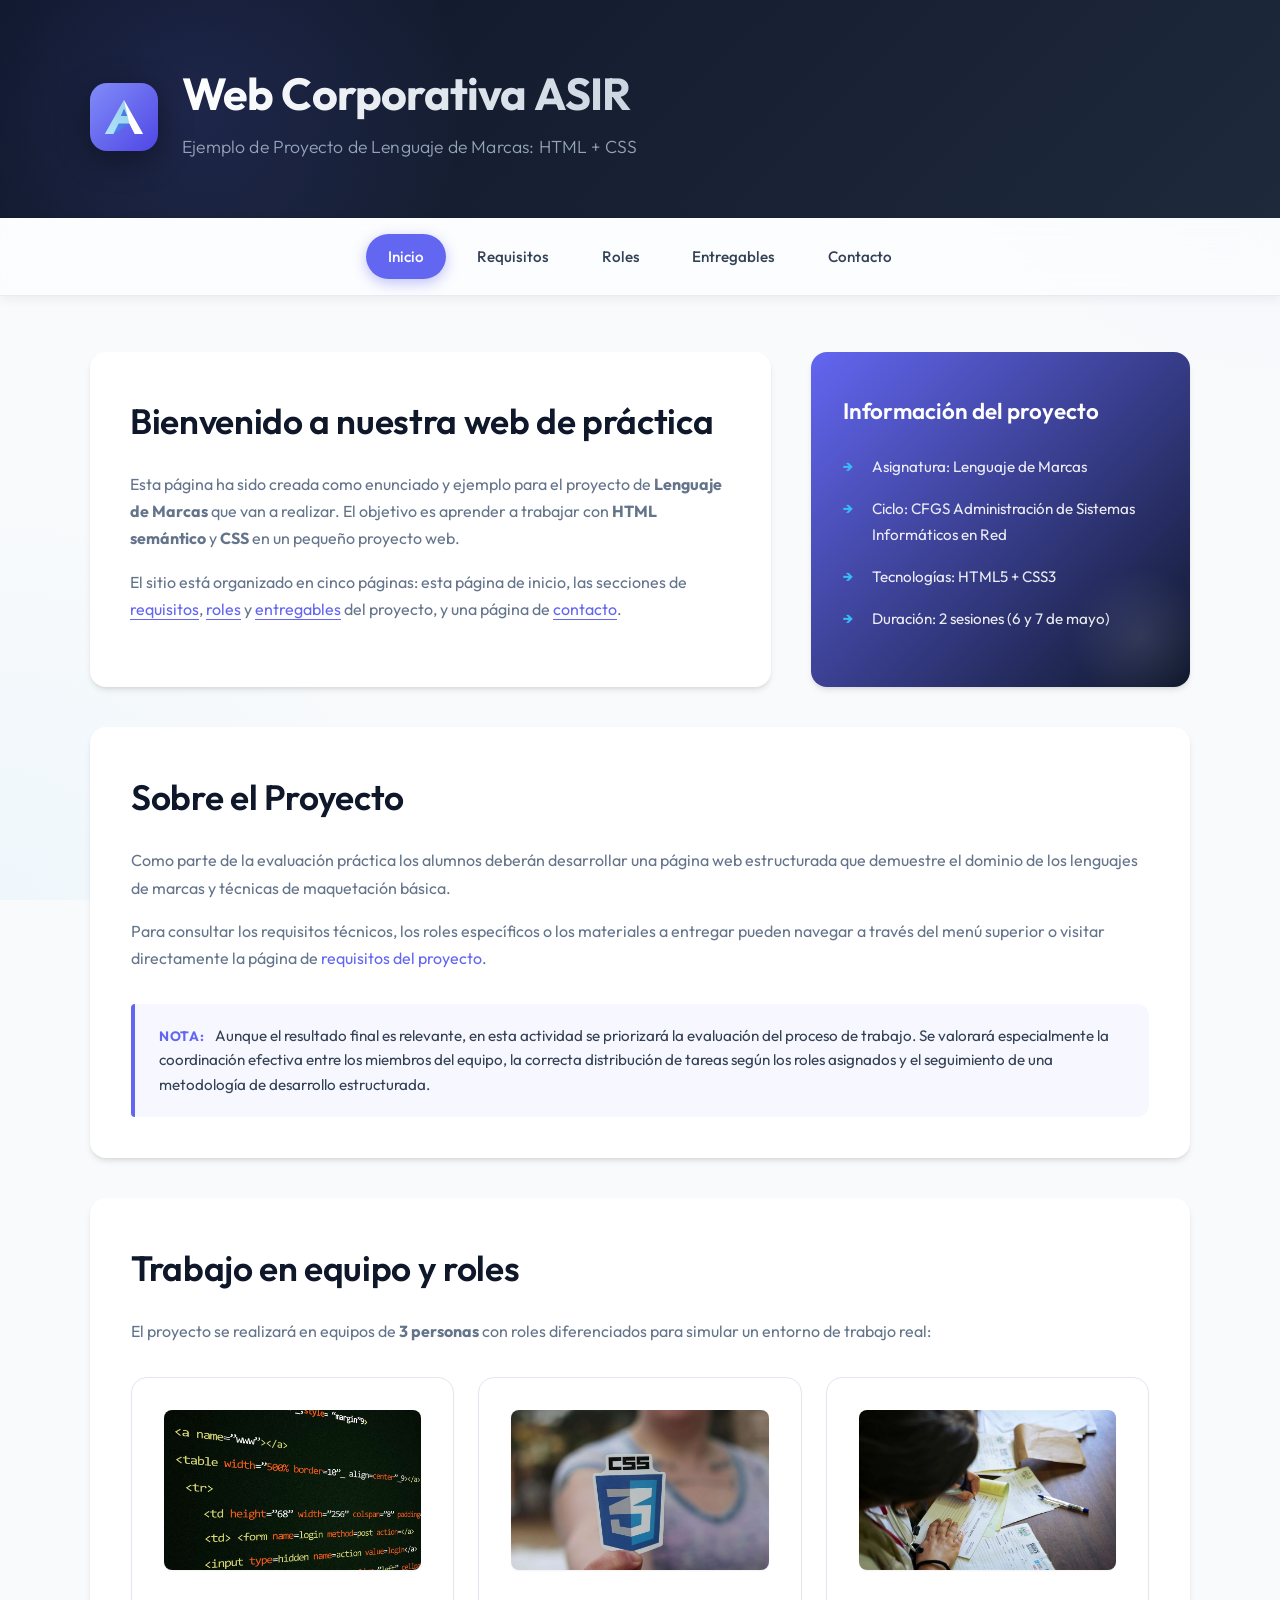
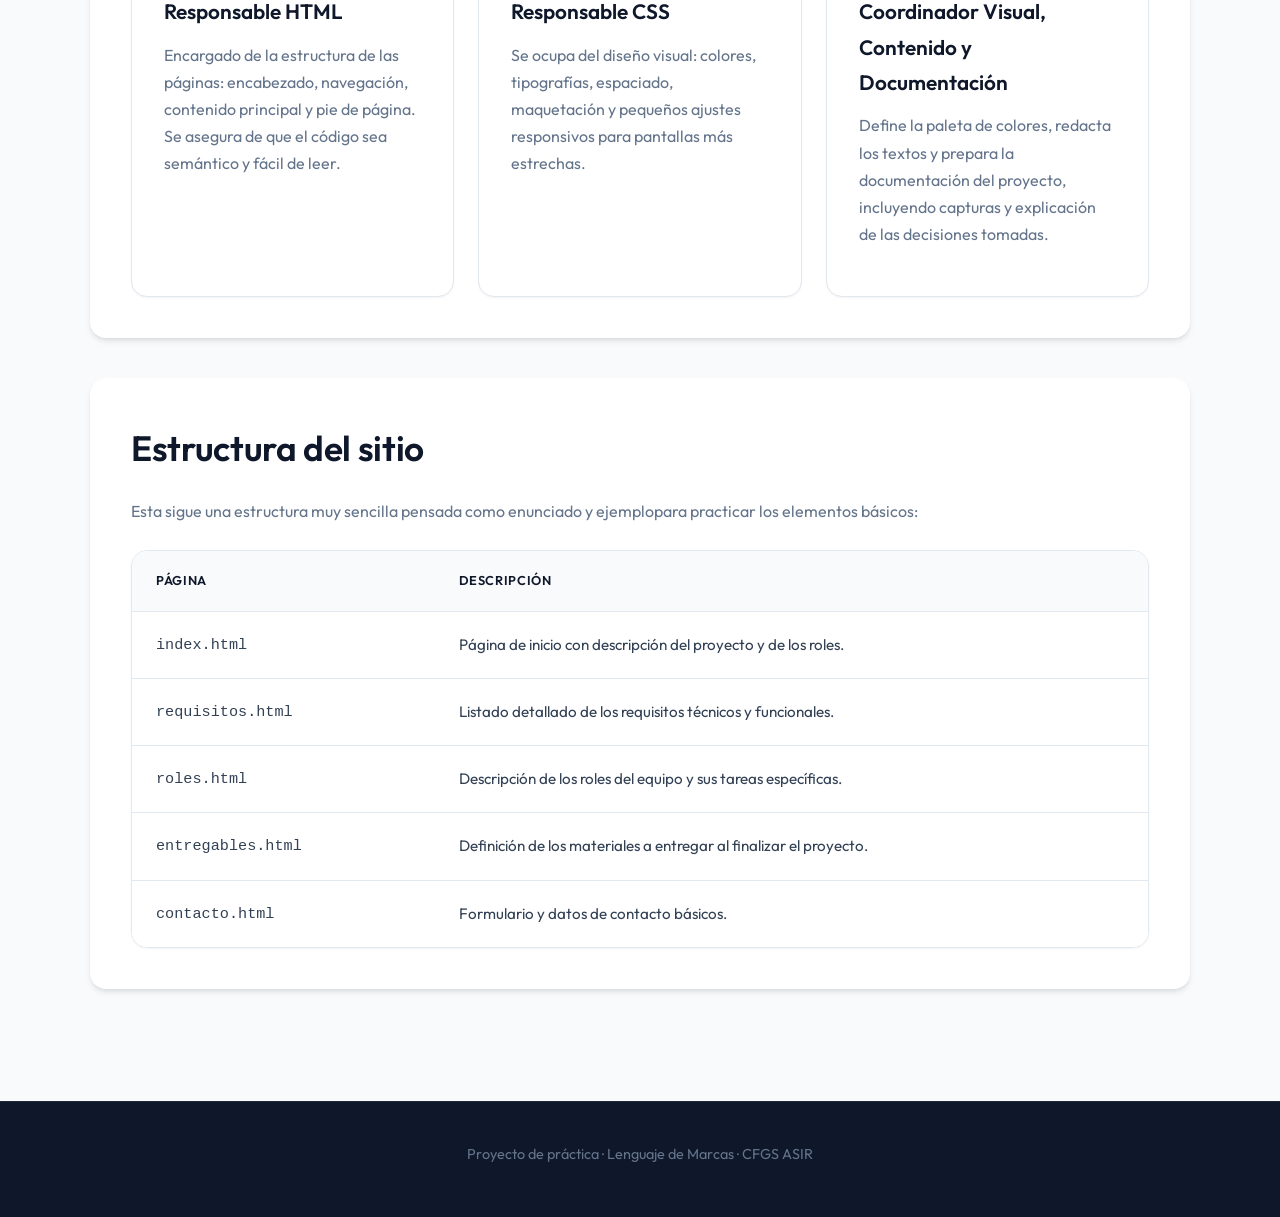
<file: index.html>
<!DOCTYPE html>
<html lang="es">

<head>
    <meta charset="UTF-8">
    <title>Inicio · Web Corporativa ASIR</title>
    <meta name="viewport" content="width=device-width, initial-scale=1.0">
    <link rel="preconnect" href="https://fonts.googleapis.com">
    <link rel="preconnect" href="https://fonts.gstatic.com" crossorigin>
    <link href="https://fonts.googleapis.com/css2?family=Outfit:wght@300;400;500;600;700&display=swap" rel="stylesheet">
    <link rel="stylesheet" href="css/style.css">
</head>

<body>

    <header>
        <div class="container header-content">
            <div class="header-logo-container">
                <svg width="68" height="68" viewBox="0 0 64 64" xmlns="http://www.w3.org/2000/svg" class="header-logo">
                    <defs>
                        <linearGradient id="logo-master" x1="0%" y1="0%" x2="100%" y2="100%">
                            <stop offset="0%" stop-color="#818cf8" />
                            <stop offset="100%" stop-color="#4f46e5" />
                        </linearGradient>
                        <linearGradient id="logo-glow" x1="0%" y1="100%" x2="100%" y2="0%">
                            <stop offset="0%" stop-color="#38bdf8" />
                            <stop offset="100%" stop-color="#0284c7" />
                        </linearGradient>
                    </defs>
                    <rect width="64" height="64" rx="16" fill="url(#logo-master)" />
                    <path d="M32 16 L14 48 L22 48 L27 38 L37 38 L42 48 L50 48 Z M32 24 L35 31 L29 31 Z"
                        fill="#ffffff" />
                    <path d="M14 48 L32 16 L37 38 L22 48 Z" fill="url(#logo-glow)" opacity="0.4" />
                </svg>
                <div class="header-titles">
                    <h1>Web Corporativa ASIR</h1>
                    <p class="subtitle">Ejemplo de Proyecto de Lenguaje de Marcas: HTML + CSS</p>
                </div>
            </div>
        </div>
    </header>

    <nav>
        <div class="container nav-content">
            <div class="nav-links">
                <div class="nav-item">
                    <a href="index.html" class="active">Inicio</a>
                    <div class="dropdown-menu">
                        <a href="index.html#hero">Bienvenida</a>
                        <a href="index.html#equipo">Equipo y Roles</a>
                        <a href="index.html#estructura">Estructura</a>
                    </div>
                </div>

                <div class="nav-item">
                    <a href="requisitos.html">Requisitos</a>
                </div>
                <div class="nav-item">
                    <a href="roles.html">Roles</a>
                </div>
                <div class="nav-item">
                    <a href="entregables.html">Entregables</a>
                    <div class="dropdown-menu">
                        <a href="entregables.html#entregables">Entregables</a>
                        <a href="entregables.html#orden-trabajo">Orden del Trabajo</a>
                    </div>
                </div>
                <div class="nav-item">
                    <a href="contacto.html">Contacto</a>
                    <div class="dropdown-menu">
                        <a href="contacto.html#formulario">Formulario</a>
                        <a href="contacto.html#datos">Otros Datos</a>
                    </div>
                </div>
            </div>
        </div>
    </nav>

    <main class="container">
        <section class="hero" id="hero" style="scroll-margin-top: 100px;">
            <div class="hero-text">
                <h2>Bienvenido a nuestra web de práctica</h2>
                <p>
                    Esta página ha sido creada como enunciado y ejemplo para el proyecto de
                    <strong>Lenguaje de Marcas</strong> que van a realizar. El objetivo es aprender a trabajar con
                    <strong>HTML semántico</strong> y <strong>CSS</strong> en un pequeño proyecto web.
                </p>
                <p>
                    El sitio está organizado en cinco páginas: esta página de inicio, las secciones de
                    <a href="requisitos.html">requisitos</a>, <a href="roles.html">roles</a> y
                    <a href="entregables.html">entregables</a> del proyecto, y una página de
                    <a href="contacto.html">contacto</a>.
                </p>
            </div>
            <div class="hero-box">
                <h3>Información del proyecto</h3>
                <ul>
                    <li>Asignatura: Lenguaje de Marcas</li>
                    <li>Ciclo: CFGS Administración de Sistemas Informáticos en Red</li>
                    <li>Tecnologías: HTML5 + CSS3</li>
                    <li>Duración: 2 sesiones (6 y 7 de mayo)</li>
                </ul>
            </div>
        </section>

        <section id="proyecto-resumen" style="scroll-margin-top: 100px;">
            <h2>Sobre el Proyecto</h2>
            <p>
                Como parte de la evaluación práctica los alumnos deberán desarrollar una página web
                estructurada que demuestre el dominio de los lenguajes de marcas y técnicas de maquetación básica.
            </p>
            <p>
                Para consultar los requisitos técnicos, los roles específicos o los materiales a entregar
                pueden navegar a través del menú superior o visitar directamente la página de
                <a href="requisitos.html">requisitos del proyecto</a>.
            </p>
            <aside class="info-note">
                <strong>Nota:</strong> Aunque el resultado final es relevante, en esta actividad
                se priorizará la evaluación del proceso de trabajo. Se valorará especialmente la coordinación efectiva
                entre los miembros del equipo, la correcta distribución de tareas según los roles asignados y el
                seguimiento de una metodología de desarrollo estructurada.
            </aside>
        </section>

        <section id="equipo" style="scroll-margin-top: 100px;">
            <h2>Trabajo en equipo y roles</h2>
            <p>
                El proyecto se realizará en equipos de <strong>3 personas</strong> con roles diferenciados
                para simular un entorno de trabajo real:
            </p>

            <div class="cards">
                <article class="card">
                    <img src="img/html.jpg" alt="Responsable HTML" class="card-image">
                    <h3>Responsable HTML</h3>
                    <p>
                        Encargado de la estructura de las páginas: encabezado, navegación, contenido principal y pie
                        de página. Se asegura de que el código sea semántico y fácil de leer.
                    </p>
                </article>

                <article class="card">
                    <img src="img/css.jpg" alt="Responsable CSS" class="card-image">
                    <h3>Responsable CSS</h3>
                    <p>
                        Se ocupa del diseño visual: colores, tipografías, espaciado, maquetación y pequeños
                        ajustes responsivos para pantallas más estrechas.
                    </p>
                </article>

                <article class="card">
                    <img src="img/documentacion.jpg" alt="Coordinador Visual" class="card-image">
                    <h3>Coordinador Visual, Contenido y Documentación</h3>
                    <p>
                        Define la paleta de colores, redacta los textos y prepara la documentación del proyecto,
                        incluyendo capturas y explicación de las decisiones tomadas.
                    </p>
                </article>
            </div>
        </section>

        <section id="estructura" style="scroll-margin-top: 100px;">
            <h2>Estructura del sitio</h2>
            <p>
                Esta sigue una estructura muy sencilla pensada como enunciado y ejemplopara practicar los elementos
                básicos:
            </p>

            <table class="tabla-simple">
                <thead>
                    <tr>
                        <th>Página</th>
                        <th>Descripción</th>
                    </tr>
                </thead>
                <tbody>
                    <tr>
                        <td><code>index.html</code></td>
                        <td>Página de inicio con descripción del proyecto y de los roles.</td>
                    </tr>

                    <tr>
                        <td><code>requisitos.html</code></td>
                        <td>Listado detallado de los requisitos técnicos y funcionales.</td>
                    </tr>
                    <tr>
                        <td><code>roles.html</code></td>
                        <td>Descripción de los roles del equipo y sus tareas específicas.</td>
                    </tr>
                    <tr>
                        <td><code>entregables.html</code></td>
                        <td>Definición de los materiales a entregar al finalizar el proyecto.</td>
                    </tr>
                    <tr>
                        <td><code>contacto.html</code></td>
                        <td>Formulario y datos de contacto básicos.</td>
                    </tr>
                </tbody>
            </table>
        </section>
    </main>

    <footer>
        <div class="container">
            <p>Proyecto de práctica · Lenguaje de Marcas · CFGS ASIR</p>
        </div>
    </footer>

</body>

</html>
</file>
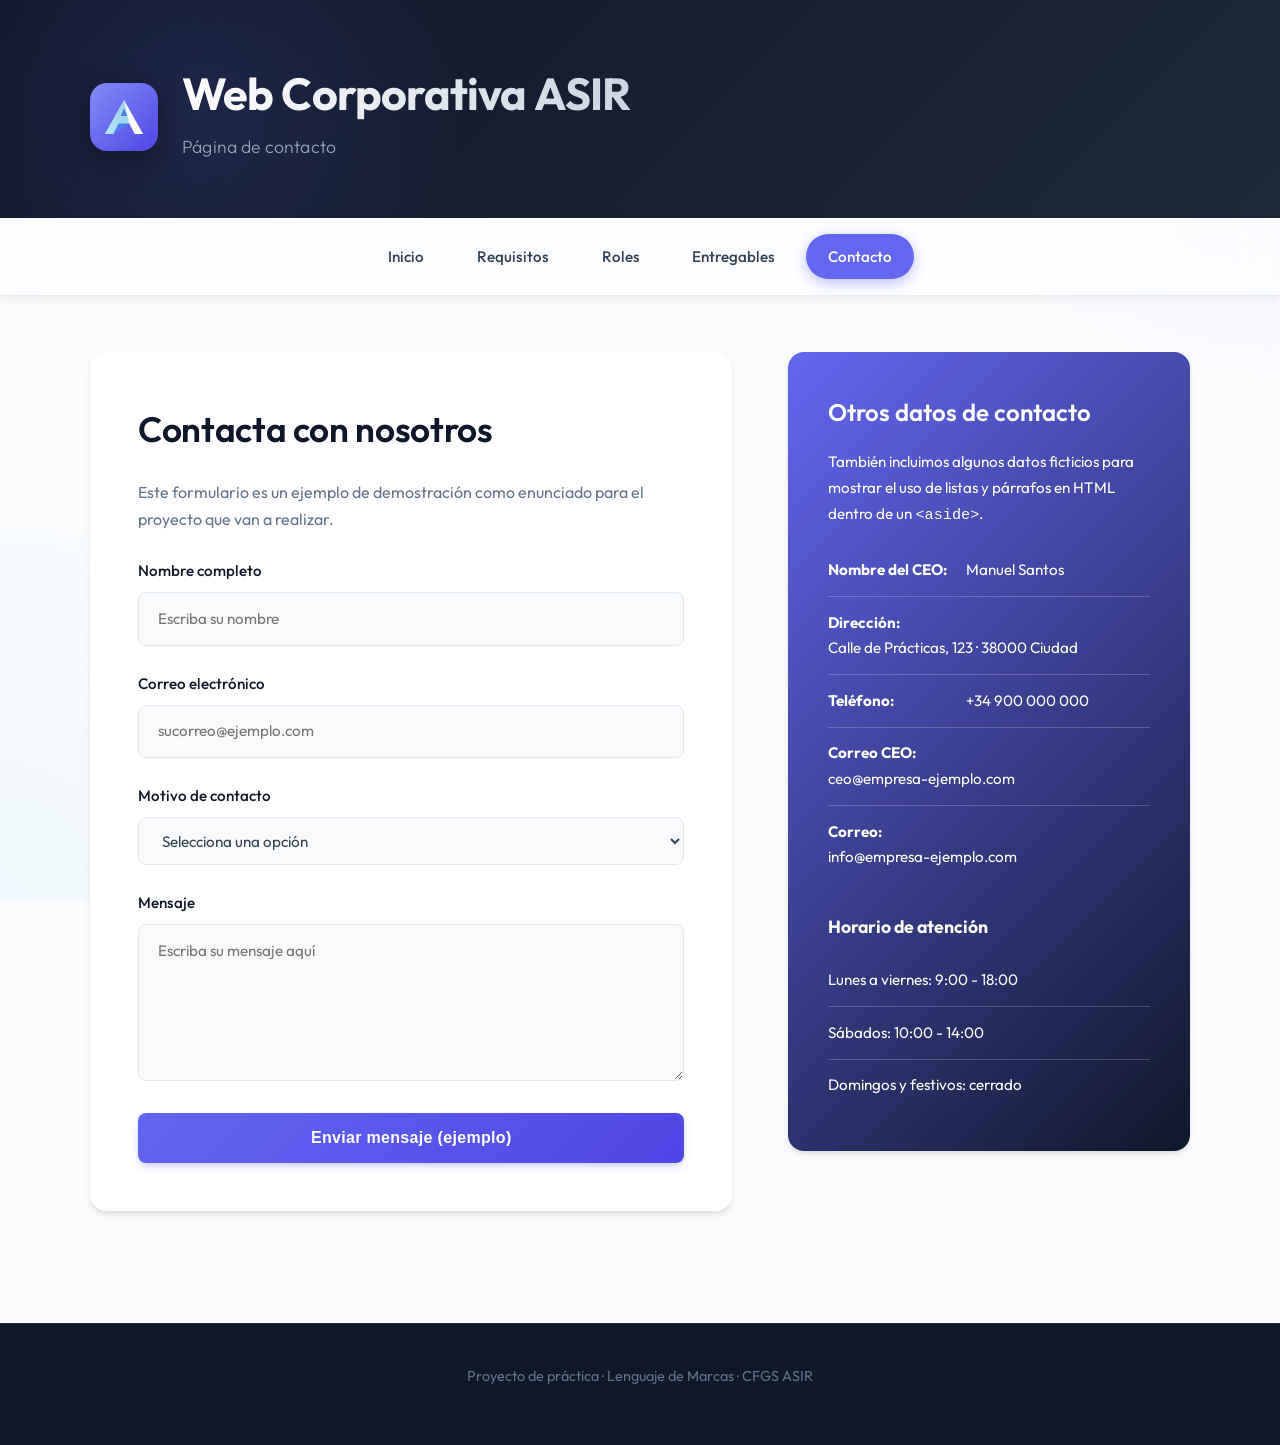
<file: contacto.html>
<!DOCTYPE html>
<html lang="es">

<head>
    <meta charset="UTF-8">
    <title>Contacto · Web Corporativa ASIR</title>
    <meta name="viewport" content="width=device-width, initial-scale=1.0">
    <link rel="preconnect" href="https://fonts.googleapis.com">
    <link rel="preconnect" href="https://fonts.gstatic.com" crossorigin>
    <link href="https://fonts.googleapis.com/css2?family=Outfit:wght@300;400;500;600;700&display=swap" rel="stylesheet">
    <link rel="stylesheet" href="css/style.css">
</head>

<body>

    <header>
        <div class="container header-content">
            <div class="header-logo-container">
                <svg width="68" height="68" viewBox="0 0 64 64" xmlns="http://www.w3.org/2000/svg" class="header-logo">
                    <defs>
                        <linearGradient id="logo-master" x1="0%" y1="0%" x2="100%" y2="100%">
                            <stop offset="0%" stop-color="#818cf8" />
                            <stop offset="100%" stop-color="#4f46e5" />
                        </linearGradient>
                        <linearGradient id="logo-glow" x1="0%" y1="100%" x2="100%" y2="0%">
                            <stop offset="0%" stop-color="#38bdf8" />
                            <stop offset="100%" stop-color="#0284c7" />
                        </linearGradient>
                    </defs>
                    <rect width="64" height="64" rx="16" fill="url(#logo-master)" />
                    <path d="M32 16 L14 48 L22 48 L27 38 L37 38 L42 48 L50 48 Z M32 24 L35 31 L29 31 Z"
                        fill="#ffffff" />
                    <path d="M14 48 L32 16 L37 38 L22 48 Z" fill="url(#logo-glow)" opacity="0.4" />
                </svg>
                <div class="header-titles">
                    <h1>Web Corporativa ASIR</h1>
                    <p class="subtitle">Página de contacto</p>
                </div>
            </div>
        </div>
    </header>

    <nav>
        <div class="container nav-content">
            <div class="nav-links">
                <div class="nav-item">
                    <a href="index.html">Inicio</a>
                    <div class="dropdown-menu">
                        <a href="index.html#hero">Bienvenida</a>
                        <a href="index.html#equipo">Equipo y Roles</a>
                        <a href="index.html#estructura">Estructura</a>
                    </div>
                </div>

                <div class="nav-item">
                    <a href="requisitos.html">Requisitos</a>
                </div>
                <div class="nav-item">
                    <a href="roles.html">Roles</a>
                </div>
                <div class="nav-item">
                    <a href="entregables.html">Entregables</a>
                    <div class="dropdown-menu">
                        <a href="entregables.html#entregables">Entregables</a>
                        <a href="entregables.html#orden-trabajo">Orden del Trabajo</a>
                    </div>
                </div>
                <div class="nav-item">
                    <a href="contacto.html" class="active">Contacto</a>
                    <div class="dropdown-menu">
                        <a href="contacto.html#formulario">Formulario</a>
                        <a href="contacto.html#datos">Otros Datos</a>
                    </div>
                </div>
            </div>
        </div>
    </nav>

    <main class="container">
        <section class="contact-layout">
            <div id="formulario" style="scroll-margin-top: 100px;">
                <h2>Contacta con nosotros</h2>
                <p>
                    Este formulario es un ejemplo de demostración como enunciado para el proyecto que van a realizar.
                </p>

                <!-- Formulario de ejemplo, sin envío real -->
                <form class="contact-form" action="#" method="post">
                    <div class="form-group">
                        <label for="nombre">Nombre completo</label>
                        <input type="text" id="nombre" name="nombre" placeholder="Escriba su nombre">
                    </div>

                    <div class="form-group">
                        <label for="email">Correo electrónico</label>
                        <input type="email" id="email" name="email" placeholder="sucorreo@ejemplo.com">
                    </div>

                    <div class="form-group">
                        <label for="motivo">Motivo de contacto</label>
                        <select id="motivo" name="motivo">
                            <option value="">Selecciona una opción</option>
                            <option value="info">Solicitar información</option>
                            <option value="soporte">Soporte técnico</option>
                            <option value="otro">Otros</option>
                        </select>
                    </div>

                    <div class="form-group">
                        <label for="mensaje">Mensaje</label>
                        <textarea id="mensaje" name="mensaje" rows="5" placeholder="Escriba su mensaje aquí"></textarea>
                    </div>
                    <button type="submit" class="btn-enviar">Enviar mensaje (ejemplo)</button>
                </form>
            </div>

            <aside id="datos" class="contact-info" style="scroll-margin-top: 100px;">
                <h3>Otros datos de contacto</h3>
                <p>
                    También incluimos algunos datos ficticios para mostrar el uso de listas y párrafos
                    en HTML dentro de un <code>&lt;aside&gt;</code>.
                </p>
                <ul>
                    <li><strong>Nombre del CEO:</strong> Manuel Santos</li>
                    <li><strong>Dirección:</strong> Calle de Prácticas, 123 · 38000 Ciudad</li>
                    <li><strong>Teléfono:</strong> +34 900 000 000</li>
                    <li><strong>Correo CEO:</strong> ceo@empresa-ejemplo.com</li>
                    <li><strong>Correo:</strong> info@empresa-ejemplo.com</li>
                </ul>

                <h4>Horario de atención</h4>
                <ul>
                    <li>Lunes a viernes: 9:00 - 18:00</li>
                    <li>Sábados: 10:00 - 14:00</li>
                    <li>Domingos y festivos: cerrado</li>
                </ul>
            </aside>
        </section>
    </main>

    <footer>
        <div class="container">
            <p>Proyecto de práctica · Lenguaje de Marcas · CFGS ASIR</p>
        </div>
    </footer>

</body>

</html>
</file>
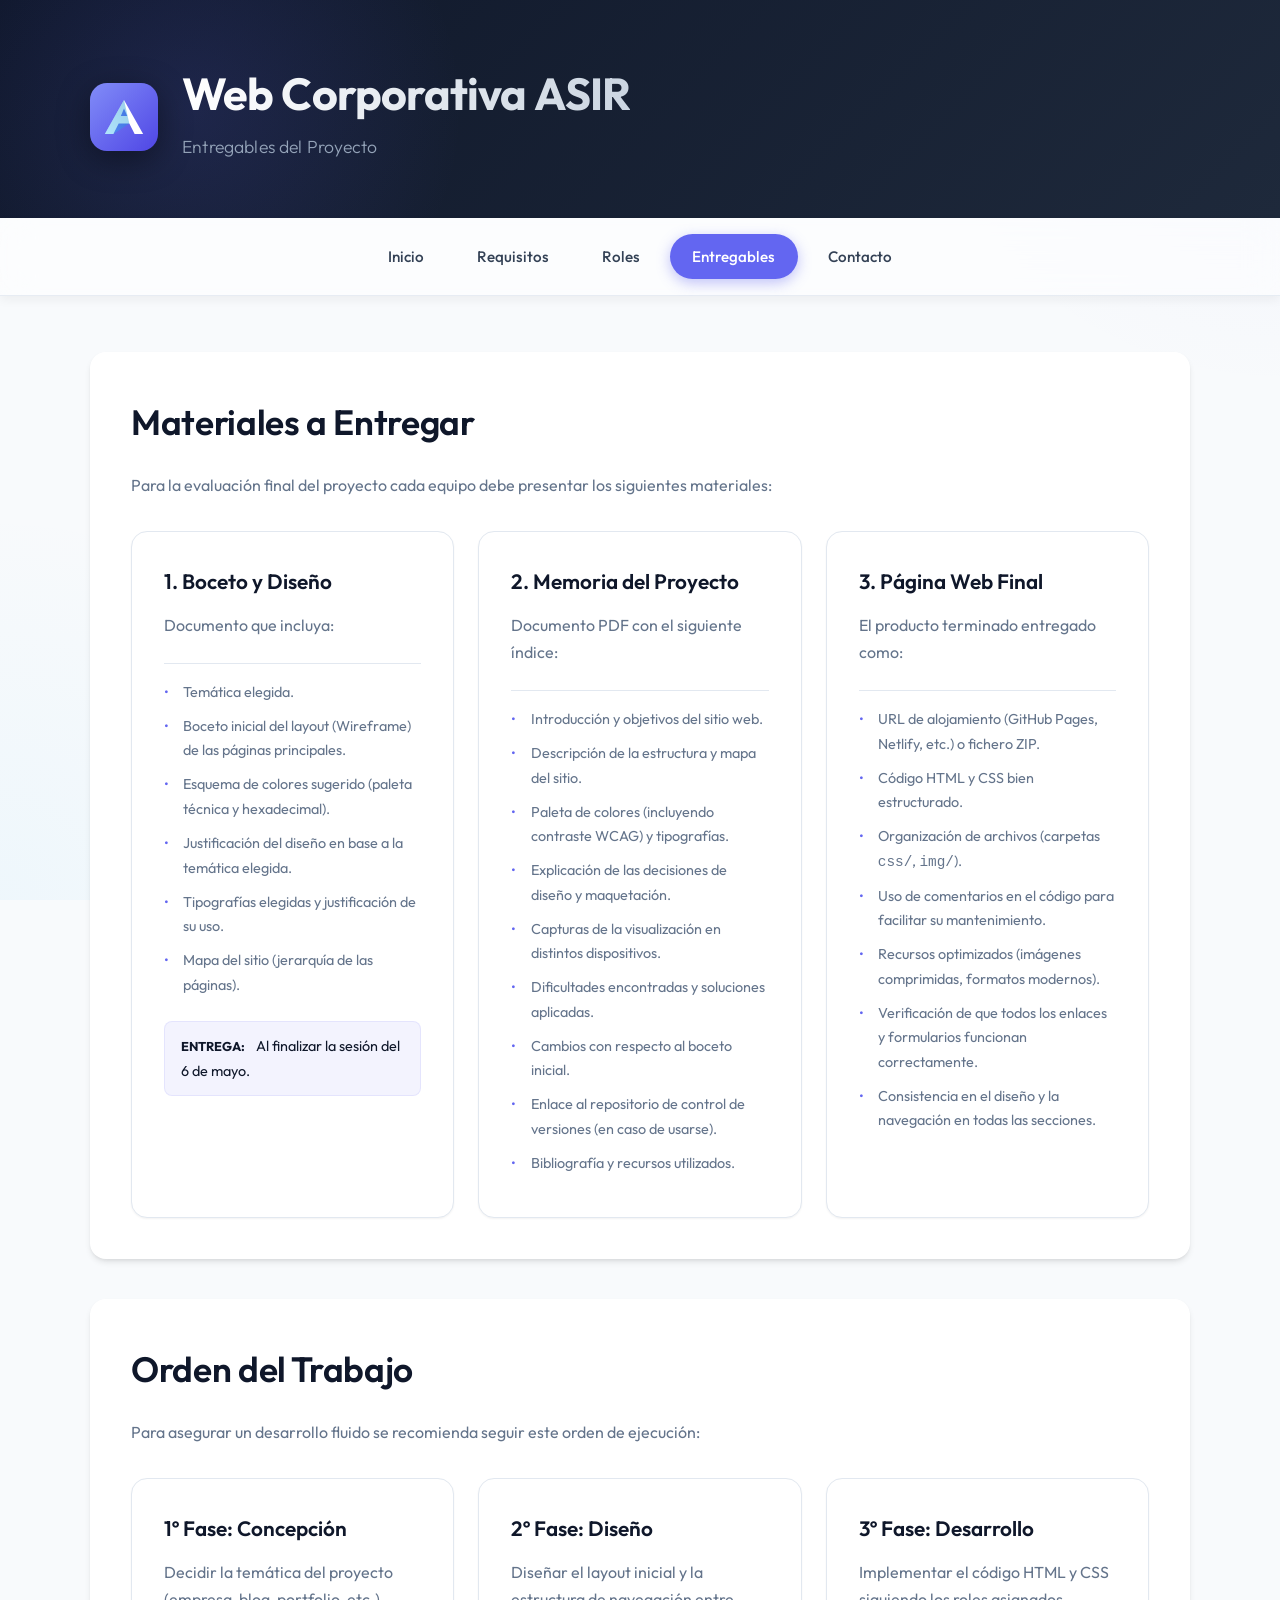
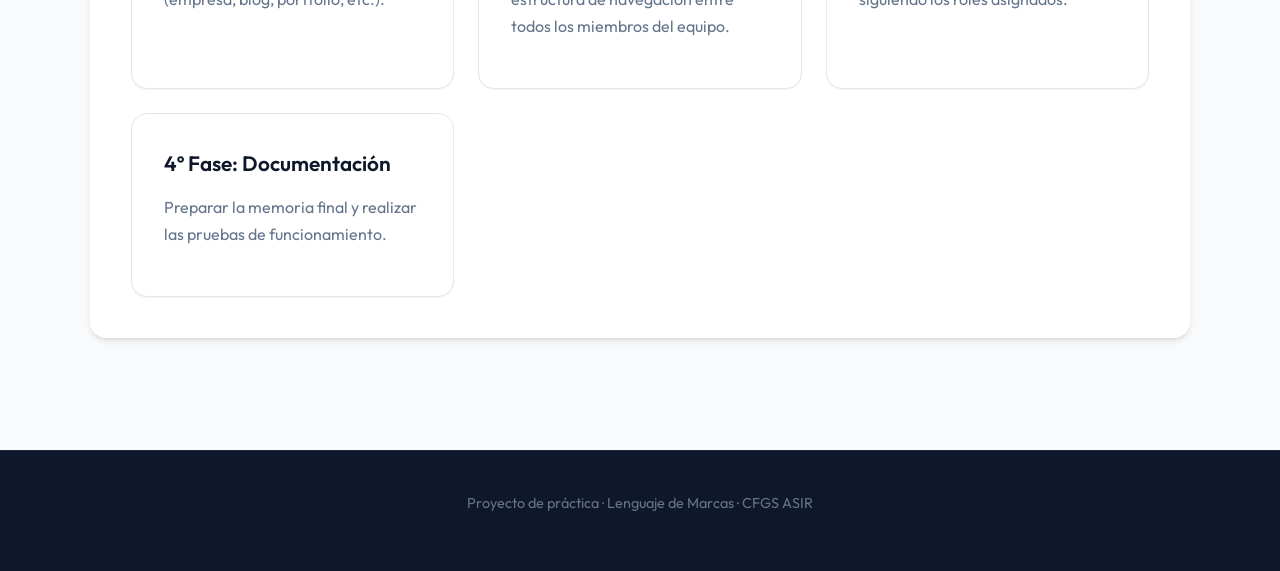
<file: entregables.html>
<!DOCTYPE html>
<html lang="es">

<head>
    <meta charset="UTF-8">
    <title>Entregables · Web Corporativa ASIR</title>
    <meta name="viewport" content="width=device-width, initial-scale=1.0">
    <link rel="preconnect" href="https://fonts.googleapis.com">
    <link rel="preconnect" href="https://fonts.gstatic.com" crossorigin>
    <link href="https://fonts.googleapis.com/css2?family=Outfit:wght@300;400;500;600;700&display=swap" rel="stylesheet">
    <link rel="stylesheet" href="css/style.css">
</head>

<body>

    <header>
        <div class="container header-content">
            <div class="header-logo-container">
                <svg width="68" height="68" viewBox="0 0 64 64" xmlns="http://www.w3.org/2000/svg" class="header-logo">
                    <defs>
                        <linearGradient id="logo-master" x1="0%" y1="0%" x2="100%" y2="100%">
                            <stop offset="0%" stop-color="#818cf8" />
                            <stop offset="100%" stop-color="#4f46e5" />
                        </linearGradient>
                        <linearGradient id="logo-glow" x1="0%" y1="100%" x2="100%" y2="0%">
                            <stop offset="0%" stop-color="#38bdf8" />
                            <stop offset="100%" stop-color="#0284c7" />
                        </linearGradient>
                    </defs>
                    <rect width="64" height="64" rx="16" fill="url(#logo-master)" />
                    <path d="M32 16 L14 48 L22 48 L27 38 L37 38 L42 48 L50 48 Z M32 24 L35 31 L29 31 Z"
                        fill="#ffffff" />
                    <path d="M14 48 L32 16 L37 38 L22 48 Z" fill="url(#logo-glow)" opacity="0.4" />
                </svg>
                <div class="header-titles">
                    <h1>Web Corporativa ASIR</h1>
                    <p class="subtitle">Entregables del Proyecto</p>
                </div>
            </div>
        </div>
    </header>

    <nav>
        <div class="container nav-content">
            <div class="nav-links">
                <div class="nav-item">
                    <a href="index.html">Inicio</a>
                    <div class="dropdown-menu">
                        <a href="index.html#hero">Bienvenida</a>
                        <a href="index.html#equipo">Equipo y Roles</a>
                        <a href="index.html#estructura">Estructura</a>
                    </div>
                </div>
                <div class="nav-item">
                    <a href="requisitos.html">Requisitos</a>
                </div>
                <div class="nav-item">
                    <a href="roles.html">Roles</a>
                </div>
                <div class="nav-item">
                    <a href="entregables.html" class="active">Entregables</a>
                    <div class="dropdown-menu">
                        <a href="entregables.html#entregables">Entregables</a>
                        <a href="entregables.html#orden-trabajo">Orden del Trabajo</a>
                    </div>
                </div>
                <div class="nav-item">
                    <a href="contacto.html">Contacto</a>
                    <div class="dropdown-menu">
                        <a href="contacto.html#formulario">Formulario</a>
                        <a href="contacto.html#datos">Otros Datos</a>
                    </div>
                </div>
            </div>
        </div>
    </nav>

    <main class="container">
        <section id="entregables">
            <h2>Materiales a Entregar</h2>
            <p>Para la evaluación final del proyecto cada equipo debe presentar los siguientes materiales:</p>

            <div class="cards">
                <article class="card">
                    <h3>1. Boceto y Diseño</h3>
                    <p>Documento que incluya:</p>
                    <ul>
                        <li>Temática elegida.</li>
                        <li>Boceto inicial del layout (Wireframe) de las páginas principales.</li>
                        <li>Esquema de colores sugerido (paleta técnica y hexadecimal).</li>
                        <li>Justificación del diseño en base a la temática elegida.</li>
                        <li>Tipografías elegidas y justificación de su uso.</li>
                        <li>Mapa del sitio (jerarquía de las páginas).</li>
                    </ul>
                    <p class="deadline"><strong>Entrega:</strong> Al finalizar la sesión del 6 de mayo.</p>
                </article>

                <article class="card">
                    <h3>2. Memoria del Proyecto</h3>
                    <p>Documento PDF con el siguiente índice:</p>
                    <ul>
                        <li>Introducción y objetivos del sitio web.</li>
                        <li>Descripción de la estructura y mapa del sitio.</li>
                        <li>Paleta de colores (incluyendo contraste WCAG) y tipografías.</li>
                        <li>Explicación de las decisiones de diseño y maquetación.</li>
                        <li>Capturas de la visualización en distintos dispositivos.</li>
                        <li>Dificultades encontradas y soluciones aplicadas.</li>
                        <li>Cambios con respecto al boceto inicial.</li>
                        <li>Enlace al repositorio de control de versiones (en caso de usarse).</li>
                        <li>Bibliografía y recursos utilizados.</li>
                    </ul>
                </article>

                <article class="card">
                    <h3>3. Página Web Final</h3>
                    <p>El producto terminado entregado como:</p>
                    <ul>
                        <li>URL de alojamiento (GitHub Pages, Netlify, etc.) o fichero ZIP.</li>
                        <li>Código HTML y CSS bien estructurado.</li>
                        <li>Organización de archivos (carpetas <code>css/</code>, <code>img/</code>).</li>
                        <li>Uso de comentarios en el código para facilitar su mantenimiento.</li>
                        <li>Recursos optimizados (imágenes comprimidas, formatos modernos).</li>
                        <li>Verificación de que todos los enlaces y formularios funcionan correctamente.</li>
                        <li>Consistencia en el diseño y la navegación en todas las secciones.</li>
                    </ul>
                </article>
            </div>
        </section>

        <section id="orden-trabajo" style="scroll-margin-top: 100px;">
            <h2>Orden del Trabajo</h2>
            <p>Para asegurar un desarrollo fluido se recomienda seguir este orden de ejecución:</p>
            <div class="cards">
                <article class="card">
                    <h3>1º Fase: Concepción</h3>
                    <p>Decidir la temática del proyecto (empresa, blog, portfolio, etc.).</p>
                </article>
                <article class="card">
                    <h3>2º Fase: Diseño</h3>
                    <p>Diseñar el layout inicial y la estructura de navegación entre todos los miembros del equipo.</p>
                </article>
                <article class="card">
                    <h3>3º Fase: Desarrollo</h3>
                    <p>Implementar el código HTML y CSS siguiendo los roles asignados.</p>
                </article>
                <article class="card">
                    <h3>4º Fase: Documentación</h3>
                    <p>Preparar la memoria final y realizar las pruebas de funcionamiento.</p>
                </article>
            </div>
        </section>
    </main>

    <footer>
        <div class="container">
            <p>Proyecto de práctica · Lenguaje de Marcas · CFGS ASIR</p>
        </div>
    </footer>

</body>

</html>
</file>
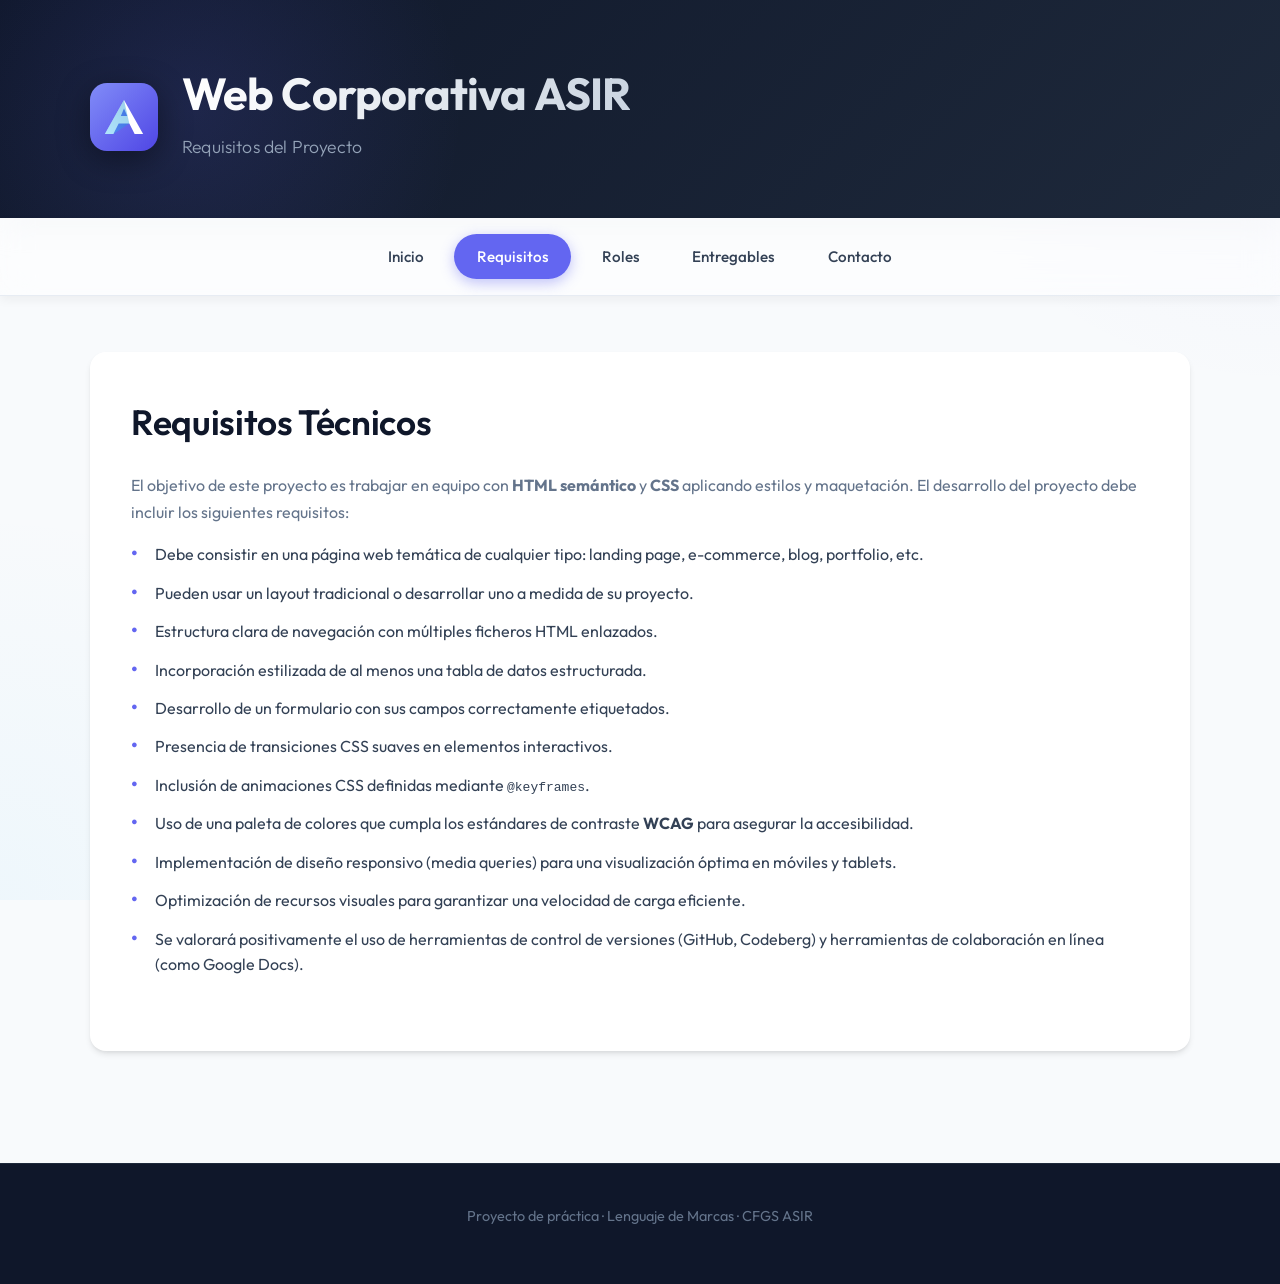
<file: requisitos.html>
<!DOCTYPE html>
<html lang="es">

<head>
    <meta charset="UTF-8">
    <title>Requisitos · Web Corporativa ASIR</title>
    <meta name="viewport" content="width=device-width, initial-scale=1.0">
    <link rel="preconnect" href="https://fonts.googleapis.com">
    <link rel="preconnect" href="https://fonts.gstatic.com" crossorigin>
    <link href="https://fonts.googleapis.com/css2?family=Outfit:wght@300;400;500;600;700&display=swap" rel="stylesheet">
    <link rel="stylesheet" href="css/style.css">
</head>

<body>

    <header>
        <div class="container header-content">
            <div class="header-logo-container">
                <svg width="68" height="68" viewBox="0 0 64 64" xmlns="http://www.w3.org/2000/svg" class="header-logo">
                    <defs>
                        <linearGradient id="logo-master" x1="0%" y1="0%" x2="100%" y2="100%">
                            <stop offset="0%" stop-color="#818cf8" />
                            <stop offset="100%" stop-color="#4f46e5" />
                        </linearGradient>
                        <linearGradient id="logo-glow" x1="0%" y1="100%" x2="100%" y2="0%">
                            <stop offset="0%" stop-color="#38bdf8" />
                            <stop offset="100%" stop-color="#0284c7" />
                        </linearGradient>
                    </defs>
                    <rect width="64" height="64" rx="16" fill="url(#logo-master)" />
                    <path d="M32 16 L14 48 L22 48 L27 38 L37 38 L42 48 L50 48 Z M32 24 L35 31 L29 31 Z"
                        fill="#ffffff" />
                    <path d="M14 48 L32 16 L37 38 L22 48 Z" fill="url(#logo-glow)" opacity="0.4" />
                </svg>
                <div class="header-titles">
                    <h1>Web Corporativa ASIR</h1>
                    <p class="subtitle">Requisitos del Proyecto</p>
                </div>
            </div>
        </div>
    </header>

    <nav>
        <div class="container nav-content">
            <div class="nav-links">
                <div class="nav-item">
                    <a href="index.html">Inicio</a>
                    <div class="dropdown-menu">
                        <a href="index.html#hero">Bienvenida</a>
                        <a href="index.html#equipo">Equipo y Roles</a>
                        <a href="index.html#estructura">Estructura</a>
                    </div>
                </div>
                <div class="nav-item">
                    <a href="requisitos.html" class="active">Requisitos</a>
                </div>
                <div class="nav-item">
                    <a href="roles.html">Roles</a>
                </div>
                <div class="nav-item">
                    <a href="entregables.html">Entregables</a>
                    <div class="dropdown-menu">
                        <a href="entregables.html#entregables">Entregables</a>
                        <a href="entregables.html#orden-trabajo">Orden del Trabajo</a>
                    </div>
                </div>
                <div class="nav-item">
                    <a href="contacto.html">Contacto</a>
                    <div class="dropdown-menu">
                        <a href="contacto.html#formulario">Formulario</a>
                        <a href="contacto.html#datos">Otros Datos</a>
                    </div>
                </div>
            </div>
        </div>
    </nav>

    <main class="container">
        <section id="requisitos">
            <h2>Requisitos Técnicos</h2>
            <p>El objetivo de este proyecto es trabajar en equipo con <strong>HTML semántico</strong> y
                <strong>CSS</strong> aplicando estilos y maquetación. El desarrollo del proyecto debe incluir
                los siguientes requisitos:</p>
            <ul class="inline-requirements">
                <li>Debe consistir en una página web temática de cualquier tipo: landing page, e-commerce, blog,
                    portfolio, etc.</li>
                <li>Pueden usar un layout tradicional o desarrollar uno a medida de su proyecto.</li>
                <li>Estructura clara de navegación con múltiples ficheros HTML enlazados.</li>
                <li>Incorporación estilizada de al menos una tabla de datos estructurada.</li>
                <li>Desarrollo de un formulario con sus campos correctamente etiquetados.</li>
                <li>Presencia de transiciones CSS suaves en elementos interactivos.</li>
                <li>Inclusión de animaciones CSS definidas mediante <code>@keyframes</code>.</li>
                <li>Uso de una paleta de colores que cumpla los estándares de contraste <strong>WCAG</strong> para
                    asegurar la accesibilidad.</li>
                <li>Implementación de diseño responsivo (media queries) para una visualización óptima en móviles y
                    tablets.</li>
                <li>Optimización de recursos visuales para garantizar una velocidad de carga eficiente.</li>
                <li>Se valorará positivamente el uso de herramientas de control de versiones (GitHub, Codeberg) y
                    herramientas de colaboración en línea (como Google Docs).</li>
            </ul>
        </section>
    </main>

    <footer>
        <div class="container">
            <p>Proyecto de práctica · Lenguaje de Marcas · CFGS ASIR</p>
        </div>
    </footer>

</body>

</html>
</file>
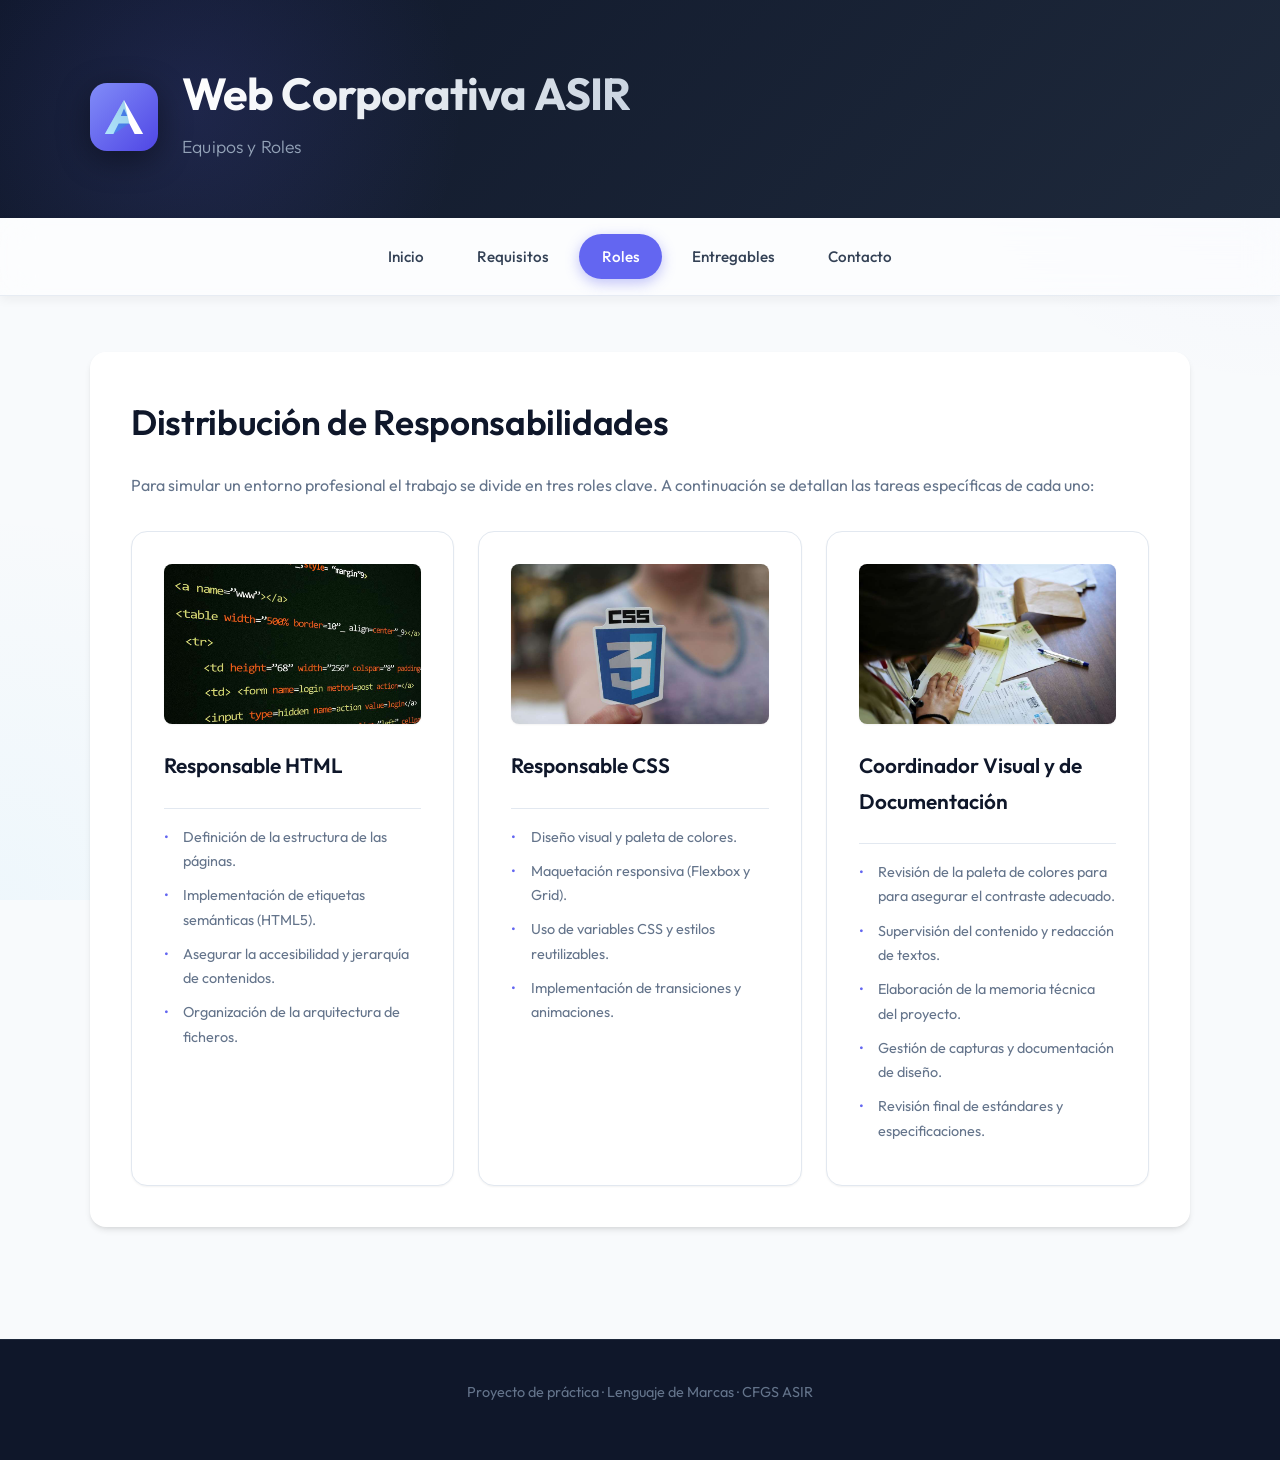
<file: roles.html>
<!DOCTYPE html>
<html lang="es">

<head>
    <meta charset="UTF-8">
    <title>Roles · Web Corporativa ASIR</title>
    <meta name="viewport" content="width=device-width, initial-scale=1.0">
    <link rel="preconnect" href="https://fonts.googleapis.com">
    <link rel="preconnect" href="https://fonts.gstatic.com" crossorigin>
    <link href="https://fonts.googleapis.com/css2?family=Outfit:wght@300;400;500;600;700&display=swap" rel="stylesheet">
    <link rel="stylesheet" href="css/style.css">
</head>

<body>

    <header>
        <div class="container header-content">
            <div class="header-logo-container">
                <svg width="68" height="68" viewBox="0 0 64 64" xmlns="http://www.w3.org/2000/svg" class="header-logo">
                    <defs>
                        <linearGradient id="logo-master" x1="0%" y1="0%" x2="100%" y2="100%">
                            <stop offset="0%" stop-color="#818cf8" />
                            <stop offset="100%" stop-color="#4f46e5" />
                        </linearGradient>
                        <linearGradient id="logo-glow" x1="0%" y1="100%" x2="100%" y2="0%">
                            <stop offset="0%" stop-color="#38bdf8" />
                            <stop offset="100%" stop-color="#0284c7" />
                        </linearGradient>
                    </defs>
                    <rect width="64" height="64" rx="16" fill="url(#logo-master)" />
                    <path d="M32 16 L14 48 L22 48 L27 38 L37 38 L42 48 L50 48 Z M32 24 L35 31 L29 31 Z"
                        fill="#ffffff" />
                    <path d="M14 48 L32 16 L37 38 L22 48 Z" fill="url(#logo-glow)" opacity="0.4" />
                </svg>
                <div class="header-titles">
                    <h1>Web Corporativa ASIR</h1>
                    <p class="subtitle">Equipos y Roles</p>
                </div>
            </div>
        </div>
    </header>

    <nav>
        <div class="container nav-content">
            <div class="nav-links">
                <div class="nav-item">
                    <a href="index.html">Inicio</a>
                    <div class="dropdown-menu">
                        <a href="index.html#hero">Bienvenida</a>
                        <a href="index.html#equipo">Equipo y Roles</a>
                        <a href="index.html#estructura">Estructura</a>
                    </div>
                </div>
                <div class="nav-item">
                    <a href="requisitos.html">Requisitos</a>
                </div>
                <div class="nav-item">
                    <a href="roles.html" class="active">Roles</a>
                </div>
                <div class="nav-item">
                    <a href="entregables.html">Entregables</a>
                    <div class="dropdown-menu">
                        <a href="entregables.html#entregables">Entregables</a>
                        <a href="entregables.html#orden-trabajo">Orden del Trabajo</a>
                    </div>
                </div>
                <div class="nav-item">
                    <a href="contacto.html">Contacto</a>
                    <div class="dropdown-menu">
                        <a href="contacto.html#formulario">Formulario</a>
                        <a href="contacto.html#datos">Otros Datos</a>
                    </div>
                </div>
            </div>
        </div>
    </nav>

    <main class="container">
        <section id="roles">
            <h2>Distribución de Responsabilidades</h2>
            <p>
                Para simular un entorno profesional el trabajo se divide en tres roles clave.
                A continuación se detallan las tareas específicas de cada uno:
            </p>

            <div class="cards">
                <article class="card">
                    <img src="img/html.jpg" alt="Responsable HTML" class="card-image">
                    <h3>Responsable HTML</h3>
                    <ul>
                        <li>Definición de la estructura de las páginas.</li>
                        <li>Implementación de etiquetas semánticas (HTML5).</li>
                        <li>Asegurar la accesibilidad y jerarquía de contenidos.</li>
                        <li>Organización de la arquitectura de ficheros.</li>
                    </ul>
                </article>

                <article class="card">
                    <img src="img/css.jpg" alt="Responsable CSS" class="card-image">
                    <h3>Responsable CSS</h3>
                    <ul>
                        <li>Diseño visual y paleta de colores.</li>
                        <li>Maquetación responsiva (Flexbox y Grid).</li>
                        <li>Uso de variables CSS y estilos reutilizables.</li>
                        <li>Implementación de transiciones y animaciones.</li>
                    </ul>
                </article>

                <article class="card">
                    <img src="img/documentacion.jpg" alt="Coordinador de Documentación" class="card-image">
                    <h3>Coordinador Visual y de Documentación</h3>
                    <ul>
                        <li>Revisión de la paleta de colores para para asegurar el contraste adecuado.</li>
                        <li>Supervisión del contenido y redacción de textos.</li>
                        <li>Elaboración de la memoria técnica del proyecto.</li>
                        <li>Gestión de capturas y documentación de diseño.</li>
                        <li>Revisión final de estándares y especificaciones.</li>
                    </ul>
                </article>
            </div>
        </section>
    </main>

    <footer>
        <div class="container">
            <p>Proyecto de práctica · Lenguaje de Marcas · CFGS ASIR</p>
        </div>
    </footer>

</body>

</html>
</file>
<file: css/style.css>
/* ------------------------------
   Variables y estilos globales
-------------------------------- */

:root {
    --color-primario: #0f172a;
    /* Slate 900 */
    --color-secundario: #6366f1;
    /* Indigo 500 */
    --color-secundario-hover: #4f46e5;
    --color-acento: #38bdf8;
    /* Sky 400 */
    --color-fondo: #f8fafc;
    /* Slate 50 */
    --color-blanco: #ffffff;
    --color-texto: #334155;
    /* Slate 700 */
    --color-texto-ligero: #64748b;
    --color-borde: #e2e8f0;
    --radius: 16px;
    --shadow-sm: 0 1px 2px 0 rgba(0, 0, 0, 0.05);
    --shadow-md: 0 4px 6px -1px rgba(0, 0, 0, 0.1), 0 2px 4px -1px rgba(0, 0, 0, 0.06);
    --shadow-lg: 0 10px 15px -3px rgba(0, 0, 0, 0.1), 0 4px 6px -2px rgba(0, 0, 0, 0.05);
    --shadow-hover: 0 20px 25px -5px rgba(0, 0, 0, 0.1), 0 10px 10px -5px rgba(0, 0, 0, 0.04);
}

* {
    box-sizing: border-box;
    margin: 0;
    padding: 0;
}

body {
    font-family: 'Outfit', system-ui, -apple-system, sans-serif;
    background-color: var(--color-fondo);
    color: var(--color-texto);
    line-height: 1.7;
    background-image: radial-gradient(circle at 100% 0%, rgba(99, 102, 241, 0.05) 0%, transparent 25%),
        radial-gradient(circle at 0% 100%, rgba(56, 189, 248, 0.05) 0%, transparent 25%);
    background-attachment: fixed;
}

.container {
    width: 90%;
    max-width: 1100px;
    margin: 0 auto;
}

/* Header & Nav */
header {
    background: linear-gradient(135deg, var(--color-primario) 0%, #1e293b 100%);
    color: var(--color-blanco);
    padding: 3.5rem 0 2.5rem 0;
    position: relative;
    overflow: hidden;
}

header::before {
    content: '';
    position: absolute;
    top: -50%;
    left: -10%;
    width: 50%;
    height: 200%;
    background: radial-gradient(circle, rgba(99, 102, 241, 0.15) 0%, transparent 70%);
    transform: rotate(30deg);
}

.header-content {
    position: relative;
    z-index: 10;
}

.header-logo-container {
    display: flex;
    align-items: center;
    gap: 1.5rem;
}

.header-logo {
    flex-shrink: 0;
    filter: drop-shadow(0 8px 16px rgba(0, 0, 0, 0.4));
    transition: transform 0.3s ease;
}

.header-logo:hover {
    animation: logo3D 1s cubic-bezier(0.4, 0, 0.2, 1) infinite;
    cursor: pointer;
}

@keyframes logo3D {
    0% {
        transform: perspective(500px) rotateY(0deg) translateY(0);
    }

    25% {
        transform: perspective(500px) rotateY(25deg) translateY(-6px) rotateX(10deg);
    }

    50% {
        transform: perspective(500px) rotateY(0deg) translateY(-12px);
    }

    75% {
        transform: perspective(500px) rotateY(-25deg) translateY(-6px) rotateX(-10deg);
    }

    100% {
        transform: perspective(500px) rotateY(0deg) translateY(0);
    }
}

.header-titles {
    display: flex;
    flex-direction: column;
}

.header-content h1 {
    font-size: 2.8rem;
    font-weight: 700;
    margin-bottom: 0px;
    letter-spacing: -0.02em;
    background: linear-gradient(to right, #ffffff, #cbd5e1);
    -webkit-background-clip: text;
    background-clip: text;
    -webkit-text-fill-color: transparent;
}

.subtitle {
    font-size: 1.1rem;
    color: #94a3b8;
    font-weight: 300;
    letter-spacing: 0.01em;
}

nav {
    background: rgba(255, 255, 255, 0.5);
    backdrop-filter: blur(16px);
    -webkit-backdrop-filter: blur(16px);
    border-bottom: 1px solid rgba(226, 232, 240, 0.8);
    box-shadow: 0 4px 10px rgba(0, 0, 0, 0.05);
    position: sticky;
    top: 0;
    z-index: 100;
}

.nav-content {
    display: flex;
    justify-content: center;
    padding: 1rem 0;
}

.nav-links {
    display: flex;
    gap: 0.5rem;
}

.nav-links a {
    color: var(--color-texto);
    text-decoration: none;
    font-weight: 500;
    font-size: 0.95rem;
    padding: 0.6rem 1.4rem;
    border-radius: 999px;
    /* transition delay de 50ms para el hover */
    transition: all 0.3s ease 0.05s;
    display: inline-block;
}

.nav-links a:hover {
    background: rgba(99, 102, 241, 0.1);
    color: var(--color-secundario);
    box-shadow: none;
}

.nav-links a.active {
    background: var(--color-secundario);
    color: var(--color-blanco);
    box-shadow: 0 4px 14px 0 rgba(99, 102, 241, 0.4);
}

/* Dropdown Menu */
.nav-item {
    position: relative;
    display: inline-block;
}

.nav-item>a {
    cursor: pointer;
}

.dropdown-menu {
    position: absolute;
    top: 100%;
    left: 50%;
    transform: translateX(-50%) translateY(15px);
    background: rgba(255, 255, 255, 0.95);
    backdrop-filter: blur(12px);
    -webkit-backdrop-filter: blur(12px);
    border: 1px solid rgba(226, 232, 240, 0.8);
    border-radius: 12px;
    box-shadow: 0 10px 25px rgba(0, 0, 0, 0.1);
    display: flex;
    flex-direction: column;
    min-width: 180px;
    opacity: 0;
    visibility: hidden;
    padding: 0.5rem;
    transition: all 0.3s cubic-bezier(0.175, 0.885, 0.32, 1.275);
    z-index: 200;
}

.nav-item:hover .dropdown-menu {
    opacity: 1;
    visibility: visible;
    transform: translateX(-50%) translateY(10px);
}

.dropdown-menu a {
    padding: 0.6rem 1rem;
    border-radius: 8px;
    color: var(--color-texto);
    font-size: 0.95rem;
    display: block;
    width: 100%;
    text-align: left;
    margin-bottom: 2px;
}

.dropdown-menu a:hover {
    background: rgba(99, 102, 241, 0.1);
    color: var(--color-secundario);
    box-shadow: none;
}

/* Typography elements */
h2 {
    font-size: 2.2rem;
    font-weight: 600;
    color: var(--color-primario);
    margin-bottom: 1.2rem;
    letter-spacing: -0.01em;
}

h3 {
    font-size: 1.3rem;
    font-weight: 600;
    color: var(--color-primario);
    margin-bottom: 0.75rem;
}

p {
    color: var(--color-texto-ligero);
    margin-bottom: 1rem;
}

a {
    color: var(--color-secundario);
    transition: color 0.2s;
    text-decoration: none;
}

a:hover {
    color: var(--color-acento);
    text-decoration: underline;
}

/* Sections */
main {
    padding: 3.5rem 0 4.5rem 0;
    animation: fadeIn 0.6s ease-out forwards;
}

@keyframes fadeIn {
    from {
        opacity: 0;
        transform: translateY(10px);
    }

    to {
        opacity: 1;
        transform: translateY(0);
    }
}

section {
    background: var(--color-blanco);
    padding: 2.5rem;
    margin-bottom: 2.5rem;
    border-radius: var(--radius);
    box-shadow: var(--shadow-md);
    border: 1px solid rgba(255, 255, 255, 0.5);
    transition: transform 0.3s ease, box-shadow 0.3s ease;
}

section:hover {
    box-shadow: var(--shadow-lg);
}

/* Hero Section */
.hero {
    display: grid;
    grid-template-columns: 1.8fr 1fr;
    gap: 2.5rem;
    align-items: center;
    background: transparent;
    box-shadow: none;
    border: none;
    padding: 0;
}

.hero:hover {
    box-shadow: none;
}

.hero-text {
    background: var(--color-blanco);
    padding: 2.5rem;
    border-radius: var(--radius);
    box-shadow: var(--shadow-md);
    height: 100%;
}

.hero-text a {
    text-decoration: underline;
    text-underline-offset: 4px;
}

.hero-box {
    background: linear-gradient(135deg, var(--color-secundario) 0%, var(--color-primario) 100%);
    color: var(--color-blanco);
    border-radius: var(--radius);
    padding: 2.5rem 2rem;
    box-shadow: var(--shadow-md);
    height: 100%;
    display: flex;
    flex-direction: column;
    justify-content: center;
    position: relative;
    overflow: hidden;
}

.hero-box::after {
    content: '';
    position: absolute;
    bottom: -20px;
    right: -20px;
    width: 140px;
    height: 140px;
    background: radial-gradient(circle, rgba(255, 255, 255, 0.1) 0%, transparent 70%);
    border-radius: 50%;
}

.hero-box h3 {
    color: var(--color-blanco);
    margin-bottom: 1.5rem;
    font-size: 1.4rem;
}

.hero-box ul {
    list-style: none;
    padding-left: 0;
}

.hero-box li {
    margin-bottom: 1rem;
    position: relative;
    padding-left: 1.8rem;
    font-size: 0.95rem;
    color: rgba(255, 255, 255, 0.9);
}

.hero-box li::before {
    content: '→';
    position: absolute;
    left: 0;
    color: var(--color-acento);
    font-weight: bold;
}

/* Cards */
.cards {
    display: grid;
    grid-template-columns: repeat(3, 1fr);
    gap: 1.5rem;
    margin-top: 2rem;
}

.card {
    background: var(--color-blanco);
    border-radius: var(--radius);
    padding: 2rem;
    box-shadow: var(--shadow-sm);
    border: 1px solid var(--color-borde);
    transition: all 0.3s cubic-bezier(0.4, 0, 0.2, 1);
    position: relative;
    overflow: hidden;
}

.card-image {
    width: 100%;
    height: 160px;
    object-fit: cover;
    border-radius: calc(var(--radius) - 8px);
    margin-bottom: 1.5rem;
    display: block;
    box-shadow: var(--shadow-sm);
}

.card::before {
    content: '';
    position: absolute;
    top: 0;
    left: 0;
    width: 100%;
    height: 4px;
    background: linear-gradient(to right, var(--color-secundario), var(--color-acento));
    transform: scaleX(0);
    transform-origin: left;
    transition: transform 0.4s ease;
}

.card:hover {
    transform: translateY(-8px);
    box-shadow: var(--shadow-hover);
    border-color: rgba(99, 102, 241, 0.2);
    background-color: rgba(99, 102, 241, 0.06);
    /* Tinte índigo sutil pero perceptible */
}

.card:hover::before {
    transform: scaleX(1);
}

.card ul {
    list-style: none;
    padding-left: 0;
    margin-top: 1.5rem;
    border-top: 1px solid var(--color-borde);
    padding-top: 1rem;
}

.card li {
    font-size: 0.9rem;
    color: var(--color-texto-ligero);
    margin-bottom: 0.6rem;
    padding-left: 1.2rem;
    position: relative;
}

.card li::before {
    content: '•';
    position: absolute;
    left: 0;
    color: var(--color-secundario);
}

/* Tables */
.tabla-simple {
    width: 100%;
    border-collapse: separate;
    border-spacing: 0;
    margin-top: 1.5rem;
    font-size: 0.95rem;
    border-radius: var(--radius);
    overflow: hidden;
    box-shadow: var(--shadow-sm);
    border: 1px solid var(--color-borde);
}

.tabla-simple th,
.tabla-simple td {
    padding: 1.2rem 1.5rem;
    text-align: left;
    border-bottom: 1px solid var(--color-borde);
}

.tabla-simple th {
    background: #f8fafc;
    font-weight: 600;
    color: var(--color-primario);
    text-transform: uppercase;
    font-size: 0.8rem;
    letter-spacing: 0.05em;
}

.tabla-simple tr:last-child td {
    border-bottom: none;
}

.tabla-simple tbody tr {
    background: var(--color-blanco);
    transition: background 0.2s;
}

.tabla-simple tbody tr:hover {
    background: #f1f5f9;
}

/* Contact form */
.contact-layout {
    display: grid;
    grid-template-columns: 1.6fr 1fr;
    gap: 3.5rem;
    align-items: start;
    background: transparent;
    padding: 0;
    box-shadow: none;
    border: none;
}

.contact-layout:hover {
    box-shadow: none;
}

.contact-layout>div {
    background: var(--color-blanco);
    padding: 3rem;
    border-radius: var(--radius);
    box-shadow: var(--shadow-md);
}

.contact-form {
    margin-top: 1.5rem;
}

.form-group {
    margin-bottom: 1.5rem;
}

.form-group label {
    display: inline-block;
    font-size: 0.95rem;
    font-weight: 500;
    color: var(--color-primario);
    margin-bottom: 0.5rem;
}

.form-group input,
.form-group select,
.form-group textarea {
    width: 100%;
    padding: 0.8rem 1.2rem;
    border-radius: 8px;
    border: 1px solid var(--color-borde);
    font: inherit;
    font-size: 0.95rem;
    color: var(--color-texto);
    background: var(--color-fondo);
    transition: all 0.3s ease;
}

.form-group input:focus,
.form-group select:focus,
.form-group textarea:focus {
    outline: none;
    border-color: var(--color-secundario);
    background: var(--color-blanco);
    box-shadow: 0 0 0 4px rgba(99, 102, 241, 0.15);
}

.form-group textarea {
    resize: vertical;
    min-height: 140px;
}

.btn-enviar {
    background: linear-gradient(135deg, var(--color-secundario) 0%, var(--color-secundario-hover) 100%);
    color: var(--color-blanco);
    border: none;
    padding: 1rem 2rem;
    border-radius: 8px;
    cursor: pointer;
    font-weight: 600;
    font-size: 1rem;
    letter-spacing: 0.02em;
    width: 100%;
    transition: all 0.3s ease;
    box-shadow: 0 4px 10px -2px rgba(99, 102, 241, 0.4);
}

.btn-enviar:hover {
    transform: translateY(-2px);
    box-shadow: 0 10px 15px -3px rgba(99, 102, 241, 0.5);
}

/* Aside */
.contact-info {
    background: linear-gradient(135deg, var(--color-secundario) 0%, var(--color-primario) 100%);
    color: var(--color-blanco);
    border-radius: var(--radius);
    padding: 2.5rem;
    box-shadow: var(--shadow-md);
    position: sticky;
    top: 90px;
}

.contact-info h3 {
    margin-bottom: 1rem;
    font-size: 1.5rem;
    color: var(--color-blanco);
}

.contact-info h4 {
    margin-top: 1.8rem;
    margin-bottom: 0.8rem;
    color: var(--color-blanco);
    font-size: 1.1rem;
}

.contact-info p {
    font-size: 0.95rem;
    color: var(--color-blanco);
}

.contact-info ul {
    list-style: none;
    padding-left: 0;
}

.contact-info li {
    padding: 0.8rem 0;
    border-bottom: 1px solid rgba(255, 255, 255, 0.2);
    font-size: 0.95rem;
    color: var(--color-blanco);
    display: flex;
    flex-wrap: wrap;
}

.contact-info li strong {
    color: var(--color-blanco);
    margin-right: 0.5rem;
    min-width: 130px;
}

.contact-info li:last-child {
    border-bottom: none;
}

/* Info Note */
.info-note {
    background: rgba(99, 102, 241, 0.05);
    border-left: 4px solid var(--color-secundario);
    padding: 1.25rem 1.5rem;
    margin-top: 2rem;
    border-radius: 4px 12px 12px 4px;
    font-size: 0.95rem;
    color: var(--color-texto);
    line-height: 1.6;
}

.info-note strong {
    color: var(--color-secundario);
    text-transform: uppercase;
    font-size: 0.85rem;
    letter-spacing: 0.05em;
    margin-right: 0.5rem;
}

/* Aligned Requirements List */
.inline-requirements {
    display: block;
    padding: 0;
    margin: 0.75rem 0 2rem 0;
    list-style: none;
}

.inline-requirements li {
    display: block;
    margin-bottom: 0.8rem;
    line-height: 1.6;
    padding-left: 1.5rem;
    position: relative;
    color: var(--color-texto);
}

.inline-requirements li::before {
    content: "•";
    position: absolute;
    left: 0;
    color: var(--color-secundario);
    font-weight: bold;
    font-size: 1.2rem;
    line-height: 1.2;
}

/* Deadline Note */
.deadline {
    margin-top: 1.5rem;
    padding: 0.75rem 1rem;
    background: rgba(99, 102, 241, 0.08);
    border-radius: 8px;
    font-size: 0.9rem;
    color: var(--color-primario);
    transition: all 0.5s ease;
    border: 1px solid rgba(99, 102, 241, 0.1);
}

.deadline strong {
    color: var(--color-primario);
    text-transform: uppercase;
    font-size: 0.8rem;
    margin-right: 0.5rem;
    transition: all 0.5s ease;
}

/* Hover effect on card affects the deadline note */
.card:hover .deadline {
    background: rgba(245, 158, 11, 0.15);
    color: #b45309;
    border-color: rgba(245, 158, 11, 0.25);
    transform: scale(1.02);
}

.card:hover .deadline strong {
    color: #92400e;
}

/* Footer */
footer {
    background: var(--color-primario);
    color: var(--color-texto-ligero);
    text-align: center;
    padding: 2.5rem 0;
    font-size: 0.9rem;
    border-top: 1px solid #1e293b;
}

/* Responsive */
@media (max-width: 900px) {
    .container {
        width: 95%;
    }

    .hero {
        grid-template-columns: 1fr;
    }

    .cards {
        grid-template-columns: repeat(2, 1fr);
    }

    .contact-layout {
        grid-template-columns: 1fr;
    }

    .contact-info {
        position: static;
    }
}

@media (max-width: 650px) {
    header {
        padding: 2.5rem 0 1.5rem 0;
    }

    .header-content h1 {
        font-size: 2.2rem;
    }

    .cards {
        grid-template-columns: 1fr;
    }

    .nav-content {
        gap: 0.2rem;
        flex-wrap: wrap;
        justify-content: center;
    }

    .nav-content a {
        padding: 0.4rem 0.8rem;
        font-size: 0.85rem;
    }

    .tabla-simple {
        display: block;
        overflow-x: auto;
        white-space: nowrap;
    }
}
</file>
